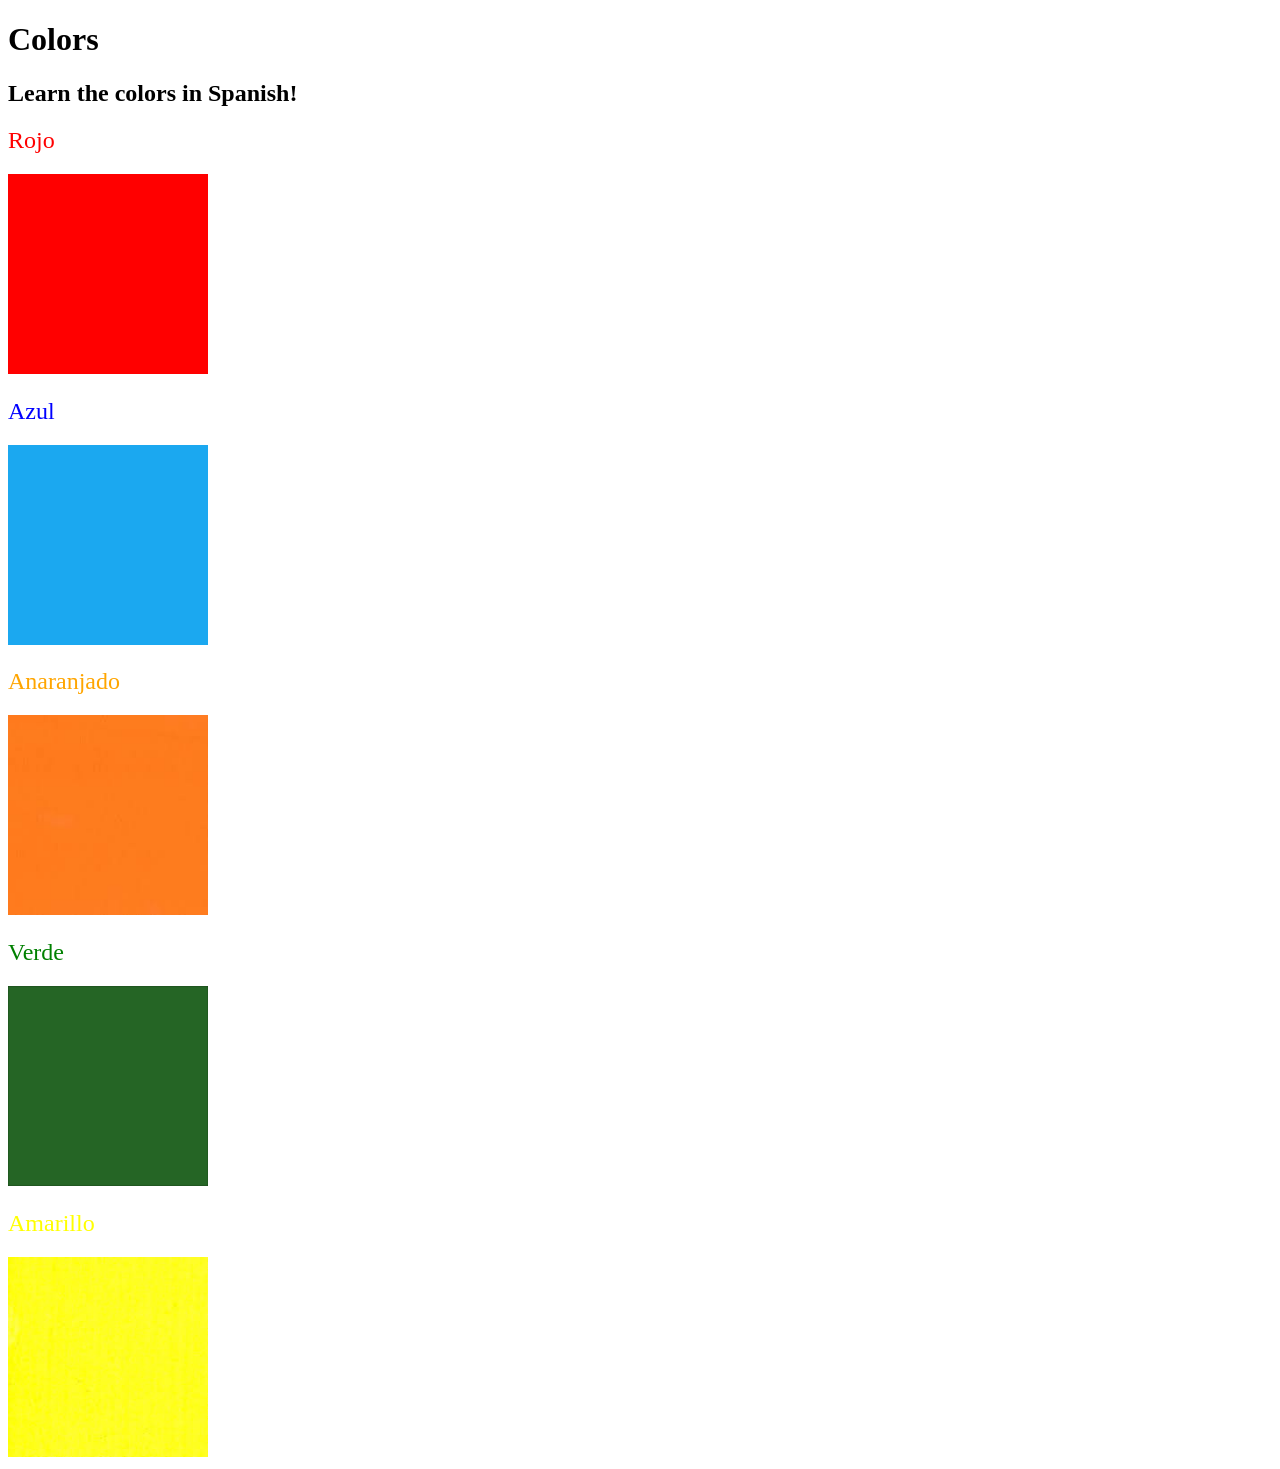
<file: Day43-Colour-Vocab/index.html>
<!DOCTYPE html>
<html lang="en">

<head>
  <meta charset="UTF-8">
  <title>Spanish Vocabulary</title>
  <link rel="stylesheet" href="./styles.css" />
</head>

<body>
  <h1>Colors</h1>
  <h2>Learn the colors in Spanish!</h2>
  <h2 class="color-title" id="red">Rojo</h2>
  <img class="color" src="./assets/images/red.png" alt="red" />

  <h2 class="color-title" id="blue">Azul</h2>
  <img src="./assets/images/blue.png" alt="blue" />

  <h2 class="color-title" id="orange">Anaranjado</h2>
  <img src="./assets/images/orange.png" alt="orange" />

  <h2 class="color-title" id="green">Verde</h2>
  <img src="./assets/images/green.png" alt="green" />

  <h2 class="color-title" id="yellow">Amarillo</h2>
  <img src="./assets/images/yellow.png" alt="yellow" />
</body>

</html>
</file>
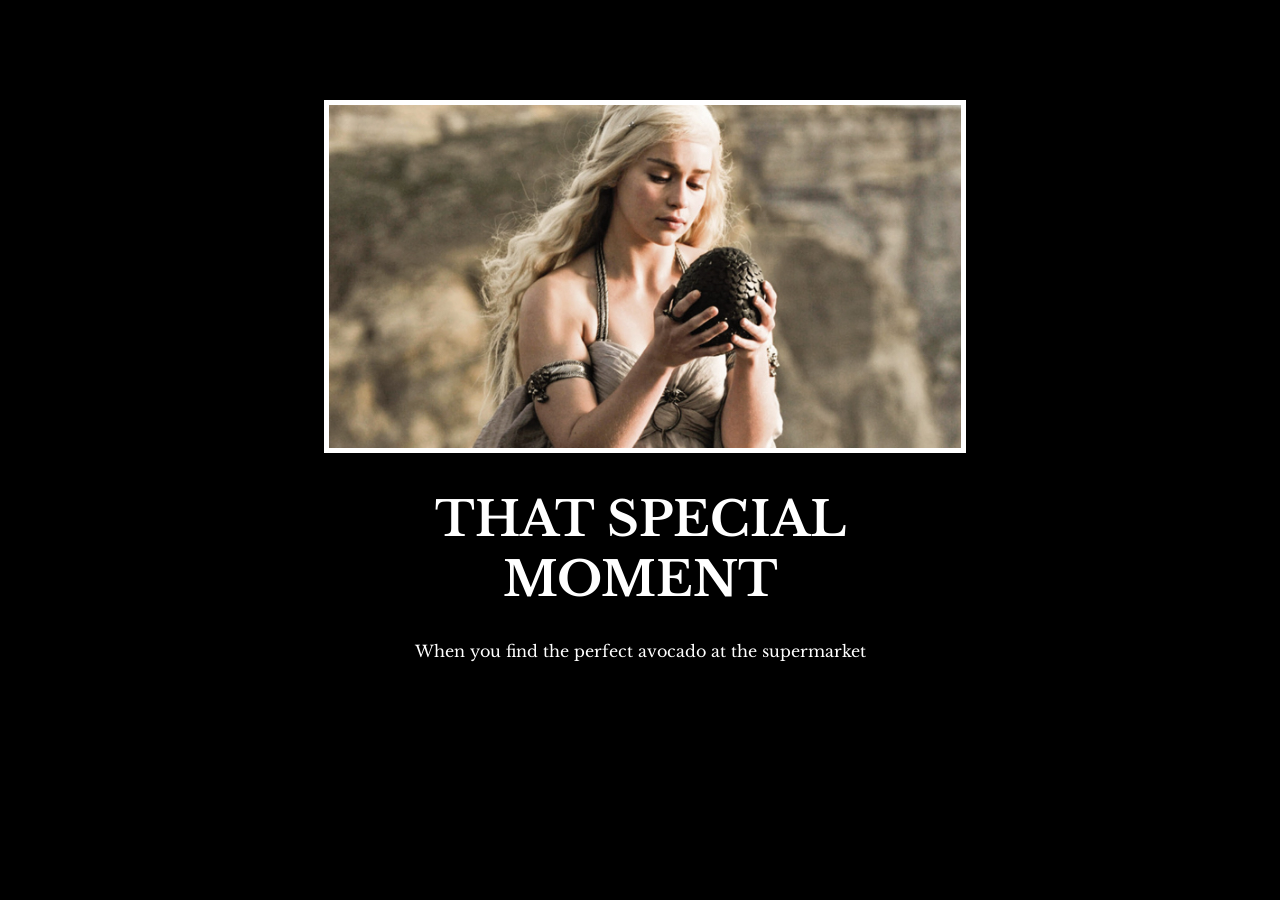
<file: Day44-Motivational-Poster/index.html>
<!DOCTYPE html>
<html lang="en">

<head>
  <meta charset="UTF-8">
  <title>Motivation Meme</title>
  <link rel="stylesheet" href="./styles.css" />
  <link rel="preconnect" href="https://fonts.googleapis.com">
  <link rel="preconnect" href="https://fonts.gstatic.com" crossorigin>
  <link href="https://fonts.googleapis.com/css2?family=Libre+Baskerville&display=swap" rel="stylesheet">
</head>

<body>

  <div class="poster">
    <img class="motivation-img" src="./assets/images/daenerys.jpeg" src="daenerys with egg" />
    <h1>That Special Moment</h1>
    <p>When you find the perfect avocado at the supermarket</p>
  </div>
</body>

</html>
</file>
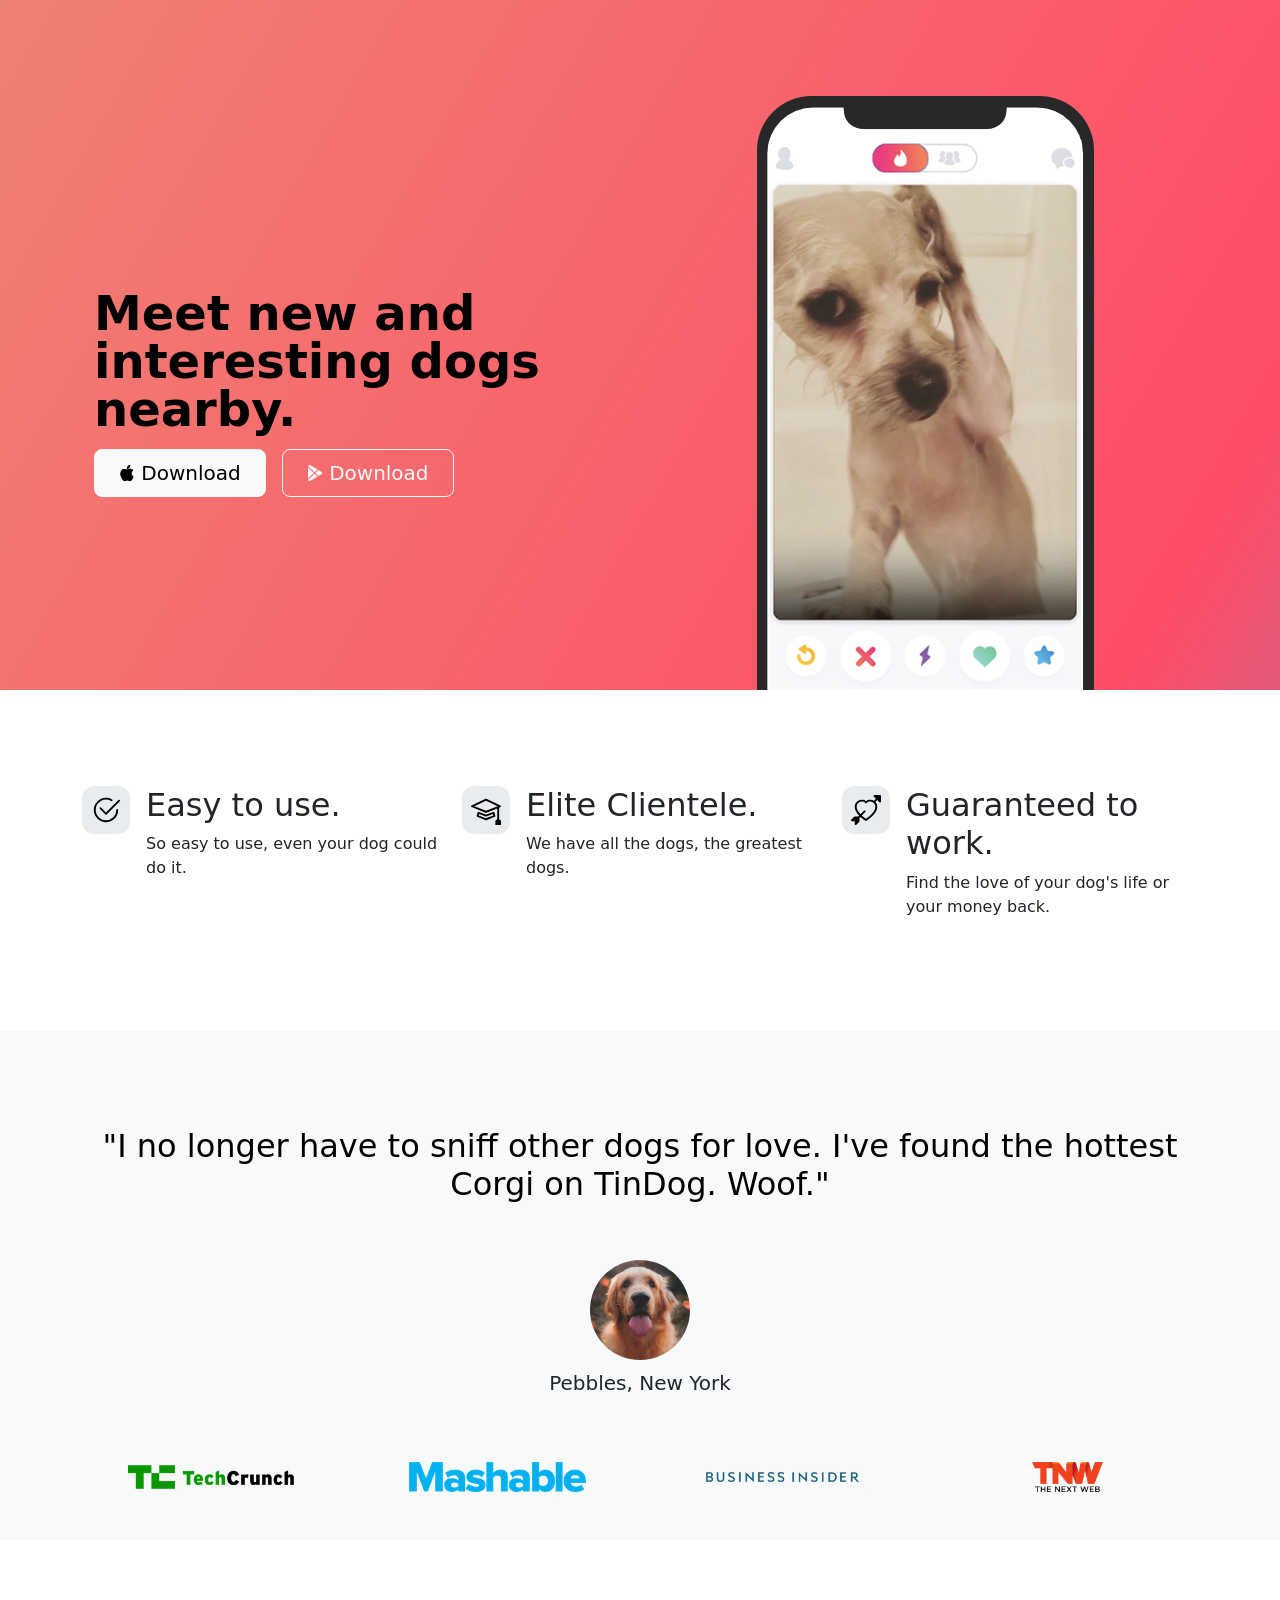
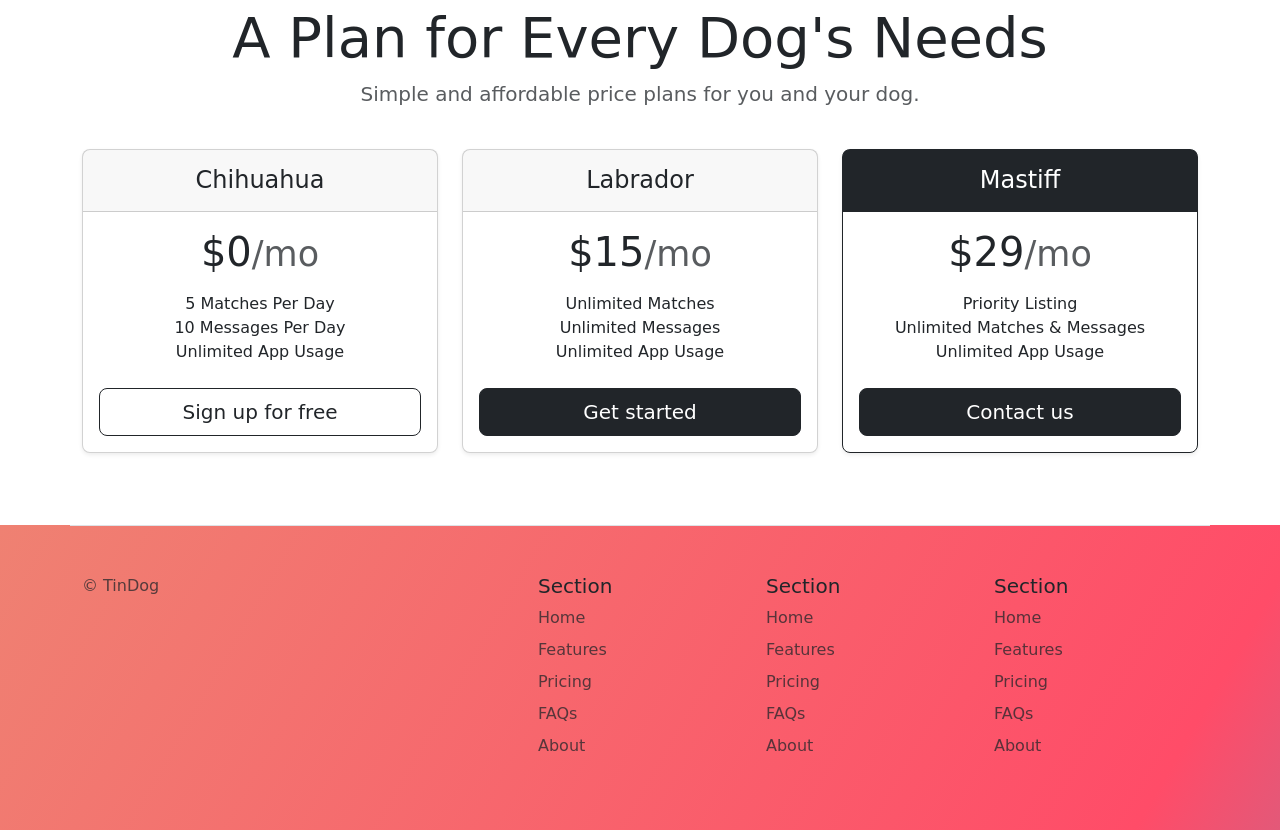
<file: Day58-Startup-Website-for-TinDog/index.html>
<!DOCTYPE html>
<html lang="en">

<head>
  <meta charset="UTF-8">
  <meta name="viewport" content="width=device-width, initial-scale=1.0">
  <title>TinDog</title>
    <link href="https://cdn.jsdelivr.net/npm/bootstrap@5.3.0-alpha3/dist/css/bootstrap.min.css" rel="stylesheet"
    integrity="sha384-KK94CHFLLe+nY2dmCWGMq91rCGa5gtU4mk92HdvYe+M/SXH301p5ILy+dN9+nJOZ" crossorigin="anonymous">
    <link rel="stylesheet" href="css/style.css">
</head>

<body>

  <!-- Title -->
  <section id="title" class="gradient-background">
    <div class="container col-xxl-8 px-4 pt-5">
      <div class="row flex-lg-row-reverse align-items-center g-5 pt-5">
        <div class="col-10 col-sm-8 col-lg-6">
          <img src="./images/iphone.png" class="d-block mx-lg-auto img-fluid" alt="Bootstrap Themes" height="200"
            loading="lazy">
        </div>
        <div class="col-lg-6">
          <h1 class="display-5 fw-bold text-body-emphasis lh-1 mb-3">Meet new and interesting dogs nearby.</h1>

          <div class="d-grid gap-2 d-md-flex justify-content-md-start">
            <button type="button" class="btn btn-light btn-lg px-4 me-md-2"><svg xmlns="http://www.w3.org/2000/svg"
                width="16" height="16" fill="currentColor" class="bi bi-apple mb-1" viewBox="0 0 16 16">
                <path
                  d="M11.182.008C11.148-.03 9.923.023 8.857 1.18c-1.066 1.156-.902 2.482-.878 2.516.024.034 1.52.087 2.475-1.258.955-1.345.762-2.391.728-2.43Zm3.314 11.733c-.048-.096-2.325-1.234-2.113-3.422.212-2.189 1.675-2.789 1.698-2.854.023-.065-.597-.79-1.254-1.157a3.692 3.692 0 0 0-1.563-.434c-.108-.003-.483-.095-1.254.116-.508.139-1.653.589-1.968.607-.316.018-1.256-.522-2.267-.665-.647-.125-1.333.131-1.824.328-.49.196-1.422.754-2.074 2.237-.652 1.482-.311 3.83-.067 4.56.244.729.625 1.924 1.273 2.796.576.984 1.34 1.667 1.659 1.899.319.232 1.219.386 1.843.067.502-.308 1.408-.485 1.766-.472.357.013 1.061.154 1.782.539.571.197 1.111.115 1.652-.105.541-.221 1.324-1.059 2.238-2.758.347-.79.505-1.217.473-1.282Z" />
                <path
                  d="M11.182.008C11.148-.03 9.923.023 8.857 1.18c-1.066 1.156-.902 2.482-.878 2.516.024.034 1.52.087 2.475-1.258.955-1.345.762-2.391.728-2.43Zm3.314 11.733c-.048-.096-2.325-1.234-2.113-3.422.212-2.189 1.675-2.789 1.698-2.854.023-.065-.597-.79-1.254-1.157a3.692 3.692 0 0 0-1.563-.434c-.108-.003-.483-.095-1.254.116-.508.139-1.653.589-1.968.607-.316.018-1.256-.522-2.267-.665-.647-.125-1.333.131-1.824.328-.49.196-1.422.754-2.074 2.237-.652 1.482-.311 3.83-.067 4.56.244.729.625 1.924 1.273 2.796.576.984 1.34 1.667 1.659 1.899.319.232 1.219.386 1.843.067.502-.308 1.408-.485 1.766-.472.357.013 1.061.154 1.782.539.571.197 1.111.115 1.652-.105.541-.221 1.324-1.059 2.238-2.758.347-.79.505-1.217.473-1.282Z" />
              </svg> Download</button>
            <button type="button" class="btn btn-outline-light btn-lg px-4"><svg xmlns="http://www.w3.org/2000/svg"
                width="16" height="16" fill="currentColor" class="bi bi-google-play mb-1" viewBox="0 0 16 16">
                <path
                  d="M14.222 9.374c1.037-.61 1.037-2.137 0-2.748L11.528 5.04 8.32 8l3.207 2.96 2.694-1.586Zm-3.595 2.116L7.583 8.68 1.03 14.73c.201 1.029 1.36 1.61 2.303 1.055l7.294-4.295ZM1 13.396V2.603L6.846 8 1 13.396ZM1.03 1.27l6.553 6.05 3.044-2.81L3.333.215C2.39-.341 1.231.24 1.03 1.27Z" />
              </svg> Download</button>
          </div>
        </div>
      </div>
    </div>
  </section>
  <!-- Features -->
  <section id="features">
    <div class="container mt-5">
      <div class="row g-4 py-5 row-cols-1 row-cols-lg-3">
        <div class="col d-flex align-items-start">
          <div
            class="icon-square text-body-emphasis bg-body-secondary d-inline-flex align-items-center justify-content-center fs-4 flex-shrink-0 me-3">
            <svg xmlns="http://www.w3.org/2000/svg" height="30" fill="currentColor" class="bi bi-check2-circle"
              viewBox="0 0 16 16">
              <path
                d="M2.5 8a5.5 5.5 0 0 1 8.25-4.764.5.5 0 0 0 .5-.866A6.5 6.5 0 1 0 14.5 8a.5.5 0 0 0-1 0 5.5 5.5 0 1 1-11 0z" />
              <path
                d="M15.354 3.354a.5.5 0 0 0-.708-.708L8 9.293 5.354 6.646a.5.5 0 1 0-.708.708l3 3a.5.5 0 0 0 .708 0l7-7z" />
            </svg>
          </div>
          <div>
            <h3 class="fs-2">Easy to use.</h3>
            <p>So easy to use, even your dog could do it.</p>

          </div>
        </div>
        <div class="col d-flex align-items-start">
          <div
            class="icon-square text-body-emphasis bg-body-secondary d-inline-flex align-items-center justify-content-center fs-4 flex-shrink-0 me-3">
            <svg xmlns="http://www.w3.org/2000/svg" height="30" fill="currentColor" class="bi bi-mortarboard"
              viewBox="0 0 16 16">
              <path
                d="M8.211 2.047a.5.5 0 0 0-.422 0l-7.5 3.5a.5.5 0 0 0 .025.917l7.5 3a.5.5 0 0 0 .372 0L14 7.14V13a1 1 0 0 0-1 1v2h3v-2a1 1 0 0 0-1-1V6.739l.686-.275a.5.5 0 0 0 .025-.917l-7.5-3.5ZM8 8.46 1.758 5.965 8 3.052l6.242 2.913L8 8.46Z" />
              <path
                d="M4.176 9.032a.5.5 0 0 0-.656.327l-.5 1.7a.5.5 0 0 0 .294.605l4.5 1.8a.5.5 0 0 0 .372 0l4.5-1.8a.5.5 0 0 0 .294-.605l-.5-1.7a.5.5 0 0 0-.656-.327L8 10.466 4.176 9.032Zm-.068 1.873.22-.748 3.496 1.311a.5.5 0 0 0 .352 0l3.496-1.311.22.748L8 12.46l-3.892-1.556Z" />
            </svg>
          </div>
          <div>
            <h3 class="fs-2">Elite Clientele.</h3>
            <p>We have all the dogs, the greatest dogs.</p>

          </div>
        </div>
        <div class="col d-flex align-items-start">
          <div
            class="icon-square text-body-emphasis bg-body-secondary d-inline-flex align-items-center justify-content-center fs-4 flex-shrink-0 me-3">
            <svg xmlns="http://www.w3.org/2000/svg" height="30" fill="currentColor" class="bi bi-arrow-through-heart"
              viewBox="0 0 16 16">
              <path fill-rule="evenodd"
                d="M2.854 15.854A.5.5 0 0 1 2 15.5V14H.5a.5.5 0 0 1-.354-.854l1.5-1.5A.5.5 0 0 1 2 11.5h1.793l.53-.53c-.771-.802-1.328-1.58-1.704-2.32-.798-1.575-.775-2.996-.213-4.092C3.426 2.565 6.18 1.809 8 3.233c1.25-.98 2.944-.928 4.212-.152L13.292 2 12.147.854A.5.5 0 0 1 12.5 0h3a.5.5 0 0 1 .5.5v3a.5.5 0 0 1-.854.354L14 2.707l-1.006 1.006c.236.248.44.531.6.845.562 1.096.585 2.517-.213 4.092-.793 1.563-2.395 3.288-5.105 5.08L8 13.912l-.276-.182a21.86 21.86 0 0 1-2.685-2.062l-.539.54V14a.5.5 0 0 1-.146.354l-1.5 1.5Zm2.893-4.894A20.419 20.419 0 0 0 8 12.71c2.456-1.666 3.827-3.207 4.489-4.512.679-1.34.607-2.42.215-3.185-.817-1.595-3.087-2.054-4.346-.761L8 4.62l-.358-.368c-1.259-1.293-3.53-.834-4.346.761-.392.766-.464 1.845.215 3.185.323.636.815 1.33 1.519 2.065l1.866-1.867a.5.5 0 1 1 .708.708L5.747 10.96Z" />
            </svg>
          </div>
          <div>
            <h3 class="fs-2">Guaranteed to work.</h3>
            <p>Find the love of your dog's life or your money back.</p>

          </div>
        </div>
      </div>
    </div>
  </section>
  <!-- Testimonial -->
  <section id="testimonial">
    <div class="my-5">
      <div class="p-5 text-center bg-body-tertiary">
        <div class="container py-5">
          <h2 class="text-body-emphasis">"I no longer have to sniff other dogs for love. I've found the hottest Corgi on
            TinDog. Woof."</h2>
          <img class="profile-img mt-5" src="./images/dog-img.jpg" alt="dog image">
          <p class="col-lg-8 mx-auto lead mt-2">
            Pebbles, New York
          </p>
        </div>

        <div class="container">
          <div class="row">
            <div class="col-lg-3 col-sm-12">
              <img src="./images/techcrunch.png" alt="techcrunch" height="30">
            </div>
            <div class="col-lg-3 col-sm-12">
              <img src="./images/mashable.png" alt="mashable" height="30">
            </div>
            <div class="col-lg-3 col-sm-12">
              <img src="./images/bizinsider.png" alt="bizinsider" height="30">
            </div>
            <div class="col-lg-3 col-sm-12">
              <img src="./images/tnw.png" alt="tnw" height="30">
            </div>
          </div>
        </div>
      </div>
    </div>
  </section>
  <!-- Pricing -->
  <section id="pricing">
    <div class="container">
      <div class="pricing-header p-3 pb-md-4 mx-auto text-center">
        <h2 class="display-4 fw-normal">A Plan for Every Dog's Needs</h2>
        <p class="fs-5 text-body-secondary">Simple and affordable price plans for you and your dog.
      </div>
      <div class="row row-cols-1 row-cols-md-3 mb-3 text-center">
        <div class="col">
          <div class="card mb-4 rounded-3 shadow-sm">
            <div class="card-header py-3">
              <h4 class="my-0 fw-normal">Chihuahua</h4>
            </div>
            <div class="card-body">
              <h1 class="card-title pricing-card-title">$0<small class="text-body-secondary fw-light">/mo</small></h1>
              <ul class="list-unstyled mt-3 mb-4">
                <li>5 Matches Per Day</li>
                <li>10 Messages Per Day</li>
                <li>Unlimited App Usage</li>
              </ul>
              <button type="button" class="w-100 btn btn-lg btn-outline-dark">Sign up for free</button>
            </div>
          </div>
        </div>
        <div class="col">
          <div class="card mb-4 rounded-3 shadow-sm">
            <div class="card-header py-3">
              <h4 class="my-0 fw-normal">Labrador</h4>
            </div>
            <div class="card-body">
              <h1 class="card-title pricing-card-title">$15<small class="text-body-secondary fw-light">/mo</small></h1>
              <ul class="list-unstyled mt-3 mb-4">
                <li>Unlimited Matches</li>
                <li>Unlimited Messages</li>
                <li>Unlimited App Usage</li>
              </ul>
              <button type="button" class="w-100 btn btn-lg btn-dark">Get started</button>
            </div>
          </div>
        </div>
        <div class="col">
          <div class="card mb-4 rounded-3 shadow-sm border-dark">
            <div class="card-header py-3 text-bg-dark border-dark">
              <h4 class="my-0 fw-normal">Mastiff</h4>
            </div>
            <div class="card-body">
              <h1 class="card-title pricing-card-title">$29<small class="text-body-secondary fw-light">/mo</small></h1>
              <ul class="list-unstyled mt-3 mb-4">
                <li>Priority Listing</li>
                <li>Unlimited Matches & Messages</li>
                <li>Unlimited App Usage</li>
              </ul>
              <button type="button" class="w-100 btn btn-lg btn-dark">Contact us</button>
            </div>
          </div>
        </div>
      </div>
    </div>
  </section>
  <!-- Footer -->
  <section id="footer" class="gradient-background">
      <div class="container ">
      <footer class="row row-cols-1 row-cols-sm-2 row-cols-md-5 py-5 mt-5 border-top">
        <div class="col mb-3">

          <p class="text-body-secondary">© TinDog</p>
        </div>

        <div class="col mb-3">

        </div>

        <div class="col mb-3">
          <h5>Section</h5>
          <ul class="nav flex-column">
            <li class="nav-item mb-2"><a href="#" class="nav-link p-0 text-body-secondary">Home</a></li>
            <li class="nav-item mb-2"><a href="#" class="nav-link p-0 text-body-secondary">Features</a></li>
            <li class="nav-item mb-2"><a href="#" class="nav-link p-0 text-body-secondary">Pricing</a></li>
            <li class="nav-item mb-2"><a href="#" class="nav-link p-0 text-body-secondary">FAQs</a></li>
            <li class="nav-item mb-2"><a href="#" class="nav-link p-0 text-body-secondary">About</a></li>
          </ul>
        </div>

        <div class="col mb-3">
          <h5>Section</h5>
          <ul class="nav flex-column">
            <li class="nav-item mb-2"><a href="#" class="nav-link p-0 text-body-secondary">Home</a></li>
            <li class="nav-item mb-2"><a href="#" class="nav-link p-0 text-body-secondary">Features</a></li>
            <li class="nav-item mb-2"><a href="#" class="nav-link p-0 text-body-secondary">Pricing</a></li>
            <li class="nav-item mb-2"><a href="#" class="nav-link p-0 text-body-secondary">FAQs</a></li>
            <li class="nav-item mb-2"><a href="#" class="nav-link p-0 text-body-secondary">About</a></li>
          </ul>
        </div>

        <div class="col mb-3">
          <h5>Section</h5>
          <ul class="nav flex-column">
            <li class="nav-item mb-2"><a href="#" class="nav-link p-0 text-body-secondary">Home</a></li>
            <li class="nav-item mb-2"><a href="#" class="nav-link p-0 text-body-secondary">Features</a></li>
            <li class="nav-item mb-2"><a href="#" class="nav-link p-0 text-body-secondary">Pricing</a></li>
            <li class="nav-item mb-2"><a href="#" class="nav-link p-0 text-body-secondary">FAQs</a></li>
            <li class="nav-item mb-2"><a href="#" class="nav-link p-0 text-body-secondary">About</a></li>
          </ul>
        </div>
      </footer>
    </div>
    </section>
</body>

</html>
</file>
<file: Day43-Colour-Vocab/styles.css>
img{
    height:200px;
    width:200px;
}

.color-title{
    font-weight:normal;
}

#red{
    color:red;
}

#blue{
    color:blue;
}

#orange{
    color:orange;
}

#green{
    color:green;
}

#yellow{
    color:yellow;
}
</file>
<file: Day44-Motivational-Poster/styles.css>
body {
  background-color: black;
}
h1 {
  text-transform: uppercase;
  font-size: 3rem;
}

.poster {
  width: 50%;
  margin-left: 25%;
  margin-top: 100px;
  color: white;
  font-family: "Libre Baskerville", serif;
  text-align: center;
}

.motivation-img {
  border: 5px solid white;
  width: 100%;
}
</file>
<file: Day58-Startup-Website-for-TinDog/css/style.css>
.gradient-background {
  background: linear-gradient(300deg, #00bfff, #ff4c68, #ef8172);
  background-size: 180% 180%;
  animation: gradient-animation 18s ease infinite;
}

@keyframes gradient-animation {
  0% {
    background-position: 0% 50%;
  }
  50% {
    background-position: 100% 50%;
  }
  100% {
    background-position: 0% 50%;
  }
}

.icon-square {
  width: 3rem;
  height: 3rem;
  border-radius: 0.75rem;
}

.profile-img {
  height: 100px;
  border-radius: 50%;
}
</file>
